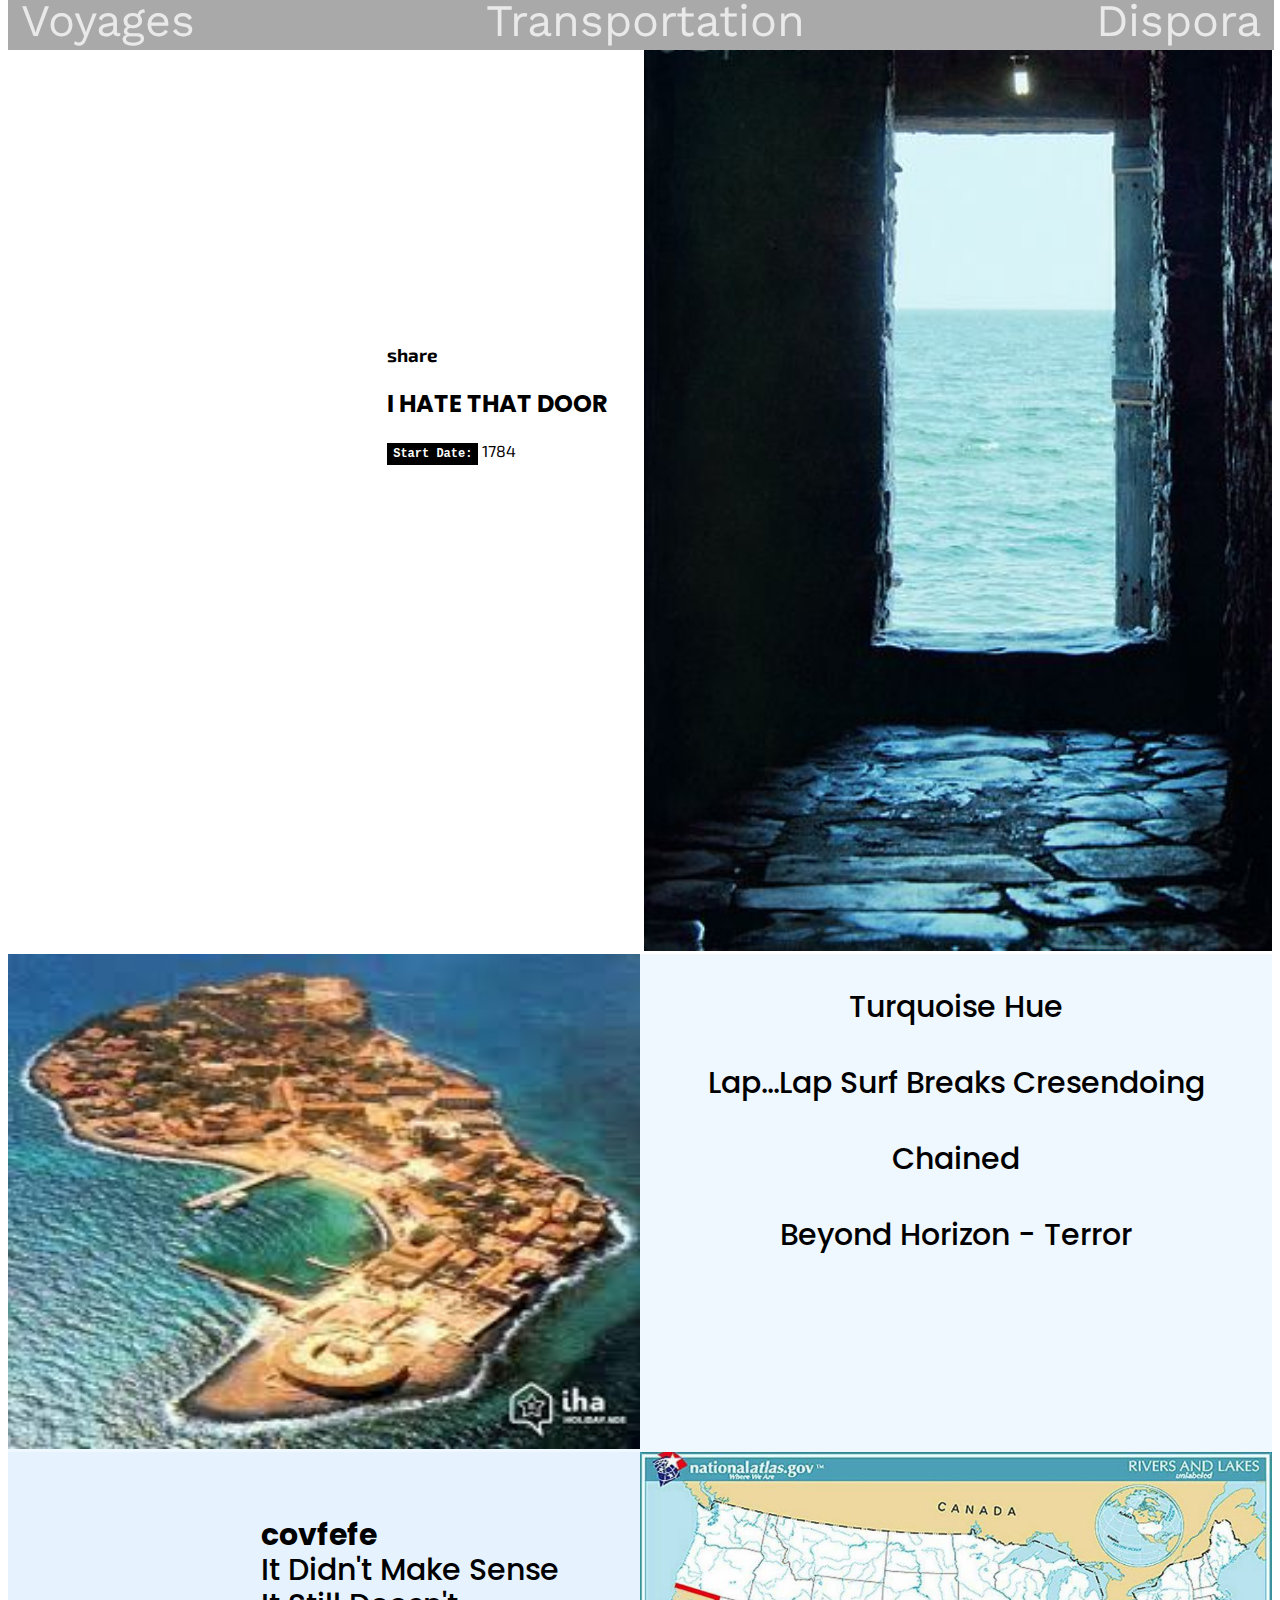
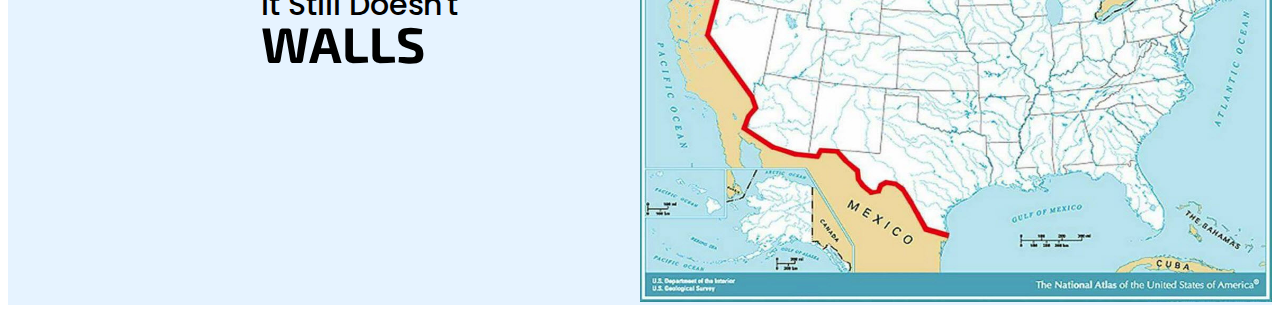
<file: index.html>
<!doctype HTML>
<html>
    <head>
    <link rel="stylesheet" type="text/css" href="style.css">
    <link href="https://fonts.googleapis.com/css?family=Exo+2|Poppins:200|Work+Sans:300" rel="stylesheet">
    <title>"The Door of No Reutn"</title>
    </head>
    <body>
            <div class="hnav">
                <ul>
                <li><a href="index.html">Voyages</a></li>    
                <li><a href="middle.html">Transportation</a></li> <li><a href="stndUp_b_counted.html">Dispora</a></li>    
                </ul>    
            </div>
            <div class="main">  
                <div class="parent">
                    <div class="prntgn1">
                        <h3>share</h3>
                    </div>
                    <div class="prntgn1">
                        <h2>I hate that door</h2>
                        <p><span class="Date">Start Date:</span> 1784</p>
                    </div>
                </div>
                <div class="hero">
                        <img src="images/door_senegal.jpg" class="heroimg"> <!--I dont know if adding a class name to the img made a difference-->
                </div>
            </div>
    
    <div class="container_bottom"> 
        <div class="bc_parent">
            <div class="bcp_gn1">    
                <img src="images/goreeisl.jpeg">
            </div>
                
            <div class="bcp_gn1_txt">
                <p>Turquoise Hue</p>
                <p>Lap...Lap Surf Breaks cresendoing</p>
                <p>Chained</p> 
                <p>Beyond Horizon - Terror </p>
            </div>    
        </div>    
        </div>
        <div class="bottomtxt">
            <div class="bottomtxtl">
            <h3>covfefe</h3>   
            <p>It didn't make sense</p>
            <p>It Still Doesn't</p>
            <h1>walls</h1>    
            </div>
            <div>
            <img src="images/boarderwall_map.jpg" class="small">
            </div>    
        </div>     
    </div>
</body>
</html>
</file>
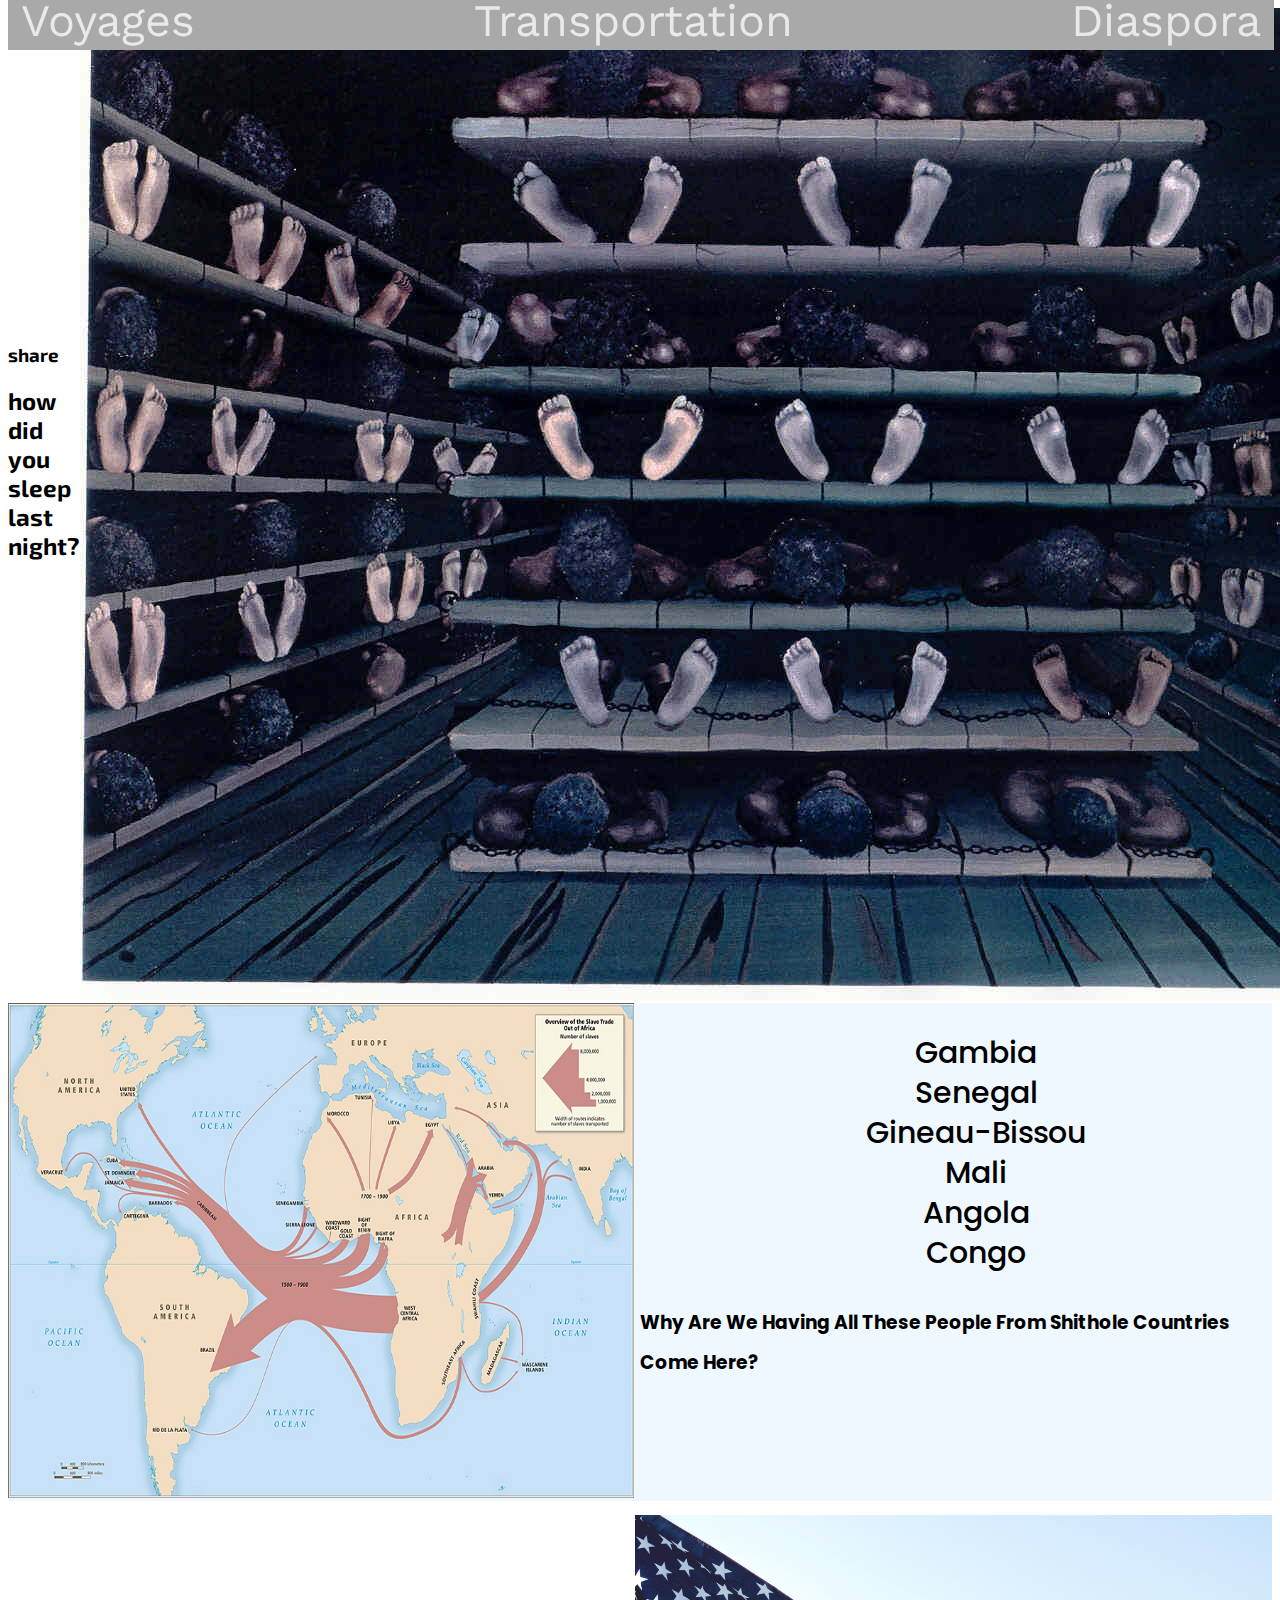
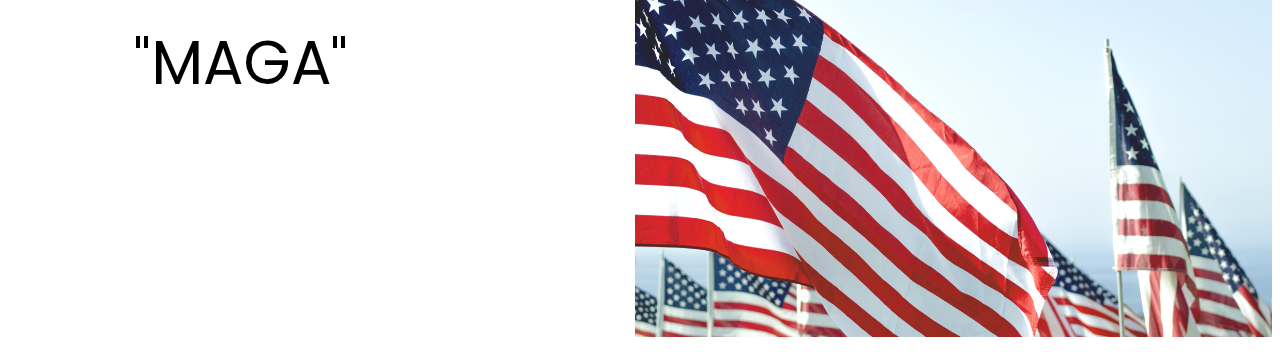
<file: middle.html>
<!doctype HTML>
<html>
    <head>
    <link rel="stylesheet" type="text/css" href="style.css">
    <link href="https://fonts.googleapis.com/css?family=Exo+2|Poppins:200|Work+Sans:300" rel="stylesheet">
    <title>"The Middle Passage"</title>
    </head>
    <body>
            <div class="hnav">
                <ul>
                <li><a href="index.html">Voyages</a></li>    
                <li><a href="middle.html">Transportation</a></li> 
                 <li><a href="stndUp_b_counted.html">Diaspora</a></li>   
                </ul>    
            </div>
        <div class="container_pg2">
            <div class="parent_pg2">
                <div class="herol_pg2">
                    <h3>share</h3>
                </div>
                <div class="herol_pg2">
                    <h2>how did you sleep last night?</h2>
                </div>
            </div>
            <div class="herol_pg2">
                <img src="images/middlepassage.jpg">        
            </div>
        </div>   
        
        <div class="pcontainerb_pg2">
            <div class="parentb_pg2">
                <div class="pcontainerb_pg2_l">
                    <img src="images/mid_p_map.jpg">
                </div> 
                <div class="pcontainerb_pg2_r">
                    <ul>
                        <li>Gambia</li>
                        <li>Senegal</li>
                        <li>Gineau-Bissou</li>
                        <li>Mali</li>
                        <li>Angola</li>
                        <li>Congo</li>
                    </ul>
                    <h3>Why are we having all these people from shithole countries come here? </h3>
                </div>
            </div>
                <div class="btxt_pg2">
                <p>"maga"</p>    
                </div>
        </div>
    </body>
</html>
</file>
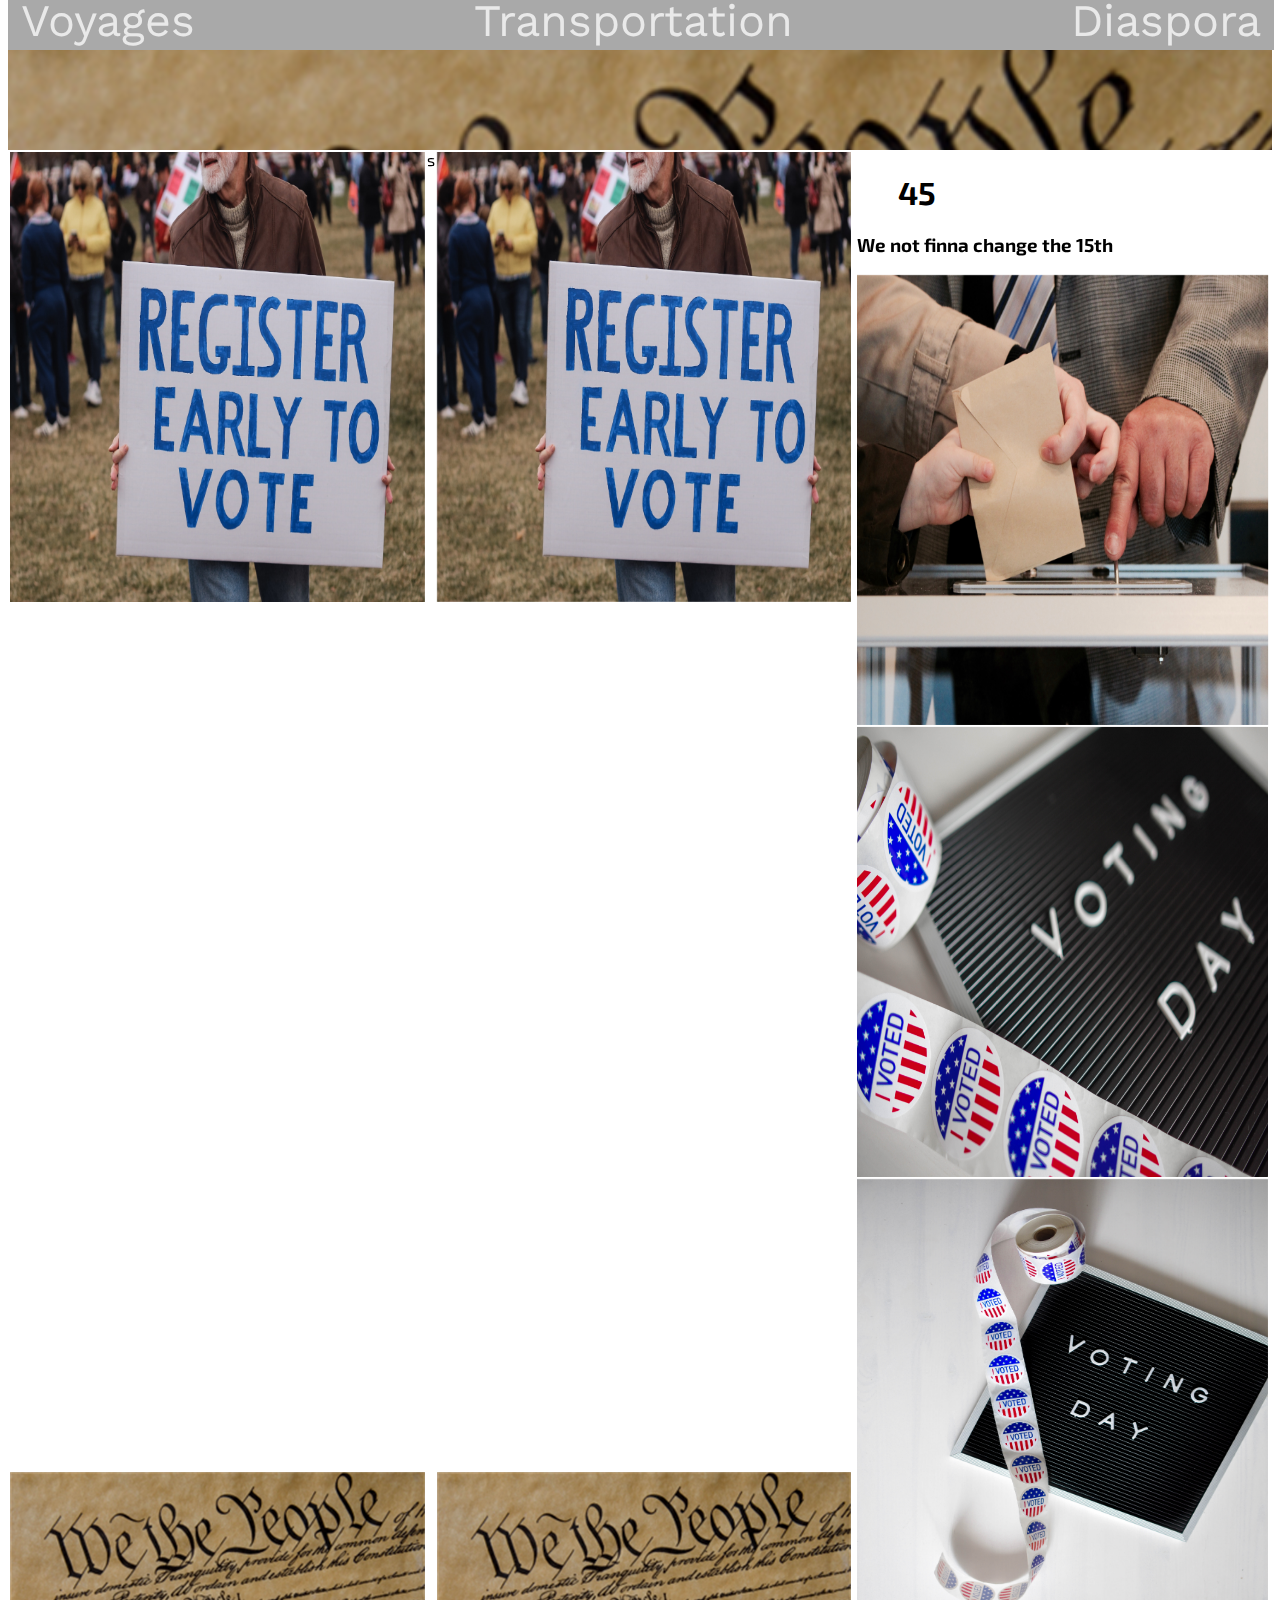
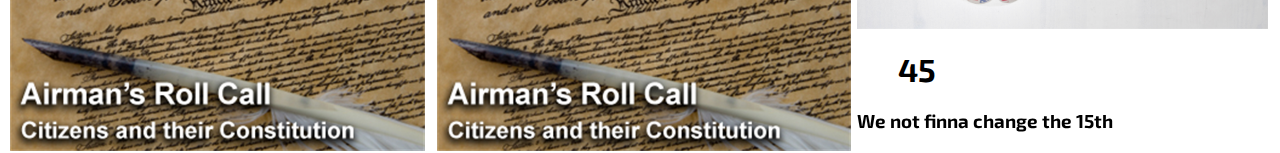
<file: stndUp_b_counted.html>
<html>
    <head>
    <link rel="stylesheet" type="text/css" href="style.css">
    <link href="https://fonts.googleapis.com/css?family=Exo+2|Poppins:200|Work+Sans:300" rel="stylesheet">
    <title>"Make America Great Again Vote"</title>
    </head>
    <body>
        <div class="hnav">
            <ul>
            <li><a href="index.html">Voyages</a></li>    
            <li><a href="middle.html">Transportation</a></li>    
            <li><a href="stndUp_b_counted.html">Diaspora</a></li>    
               
            </ul>            
        </div>
        <div class="hero_pg3">
        
        </div>  
        <div class="bkgd_sticky">
            <div class="bkgd_sticky_1">
                <img src="images/voting/annie-bolin-618200-unsplash%20(1).jpg" class="sz1">
            </div>s
            <div class="bkgd_sticky_2">
                <img src="images/voting/annie-bolin-618200-unsplash.jpg" class="sz1">
            </div>
            <div>
                <div class="easy"><h1>45</h1></div>
                <div>
               <h3>We not finna change the 15th</h3>
                </div>    
                <div><img src="images/voting/arnaud-jaegers-253360-unsplash.jpg" class="sz1">
                </div>
                <div><img src="images/voting/element5-digital-1126225-unsplash.jpg" class="sz1">
                </div>
                <div><img src="images/voting/element5-digital-1126232-unsplash.jpg" class="sz1">
                </div>
                <div class="easy"><h1>45</h1></div>
                <div>
               <h3>We not finna change the 15th</h3>
                </div>
            </div>
        </div> 
        
    </body>      
</html>
</file>
<file: style.css>
body{
    font-family: sans-serif;
    margin: 0 8;
    font-family: 'Work Sans', sans-serif;
    font-family: 'Exo 2', sans-serif;
}
.bcp_gn1_txt p, .pcontainerb_pg2_r ul{
    font-family: 'Poppins', sans-serif;
    font-size: 30px;
    font-weight: 500;
    text-transform: capitalize;
    text-align: center;
}
.pcontainerb_pg2 h3{
    font-family: 'Poppins', sans-serif;
    text-transform: capitalize;
    text-align: center;
}
.easy h3{
    font-family: 'Exo 2', sans-serif; 
}
div{
    board: 1px solid black;
}
ul{
    list-style: none;
}
a{
    text-decoration: none;
    color: #e9e9e9;
}
.prntgn1 span{
    background-color:black;
    color:white;
    padding: 4px 6px;
    font-family: monospace;
    font-size: 12px;
    font-weight: bold;
    display: inline-block;
    board-radius 3px;
}
.hnav{
    padding: 1%;
    background-color: #A9A9A9;
    position: fixed;
    top: 0px;
    left: 8px;
    right: 6px;
    line-height: 15px;
    z-index: 2;
}
.hnav ul{
    display: flex;
    justify-content: space-between;
    margin: 0;
    padding: 0%;
}
.hnav a{
    font-family:'Work Sans', sans-serif;
    font-size: 45px;
}
.main, .container_pg2{
    display: flex;
    width: 100;
}
.hero{
    margin-left: 6px;
    width: 50%;
}
.heroL_pg2{
    margin-left:50%;
    margin-right: 6px;
    width: 50%;
}
.hero img{
    width: 100%; 
}
.parent {
    padding: 25% 0% 0% 30%;
    width: 20%;
}
.parent_pg2{  
    padding: 25% 0% 0% 0;
    width: 50%;
}
.prntgn1{
    
    margin-bottom: 0px;
    /*    margin-left: 8px[will try margin on all sides of main] */
}
.prntgn1 h1{
    color: #00000;
    text-align: left;
    text-transform: uppercase;
}
.container_bottom{

}
.bc_parent, .parentb_pg2{
    display:flex;
    background-color: #F0F8FF;   
}
.bcp_gn1_txt{
    width: 50%;
        }
.small{
    width:100%;
    height: 50vh;
    
}
.bcp_gn1{
    width: 50%;
}
.bcp_gn1 img{
    height: 55vh;
    width: 100%;
}
.pcontainerb_pg2 h3{
    font-family: 'Poppins', sans-serif;
    font-size: auto;
    font-weight: bold;
    text-transform: capitalize;
    text-align:left;
}
.pcontainerb_pg2_l{
    width: 50%;
}
.pcontainerb_pg2_l img{
    height: 55vh;
    width: 99%;
}
.bottomtxt{
    background-color:#e6f3ff;
    display: flex;
    
}
.bottomtxtl{
    position:relative;
    left: 20%;
    padding-top: 4%;
    line-height: 5px;
}
.bottomtxt div{ 
    width: 50%;
}
.bottomtxt p{
    display:block;
    font-family: 'Poppins', sans-serif;
    font-size: 30px;
    font-weight: 500;
    text-transform: capitalize;
    text-align: left;
    }
.bottomtxt h1{
    display:block
    font-family: 'Poppins', sans-serif;
    font-size: 50px;
    font-weight:bolder;
    text-transform:uppercase;
    text-align:justify;
}
.bottomtxt h3{
    display: block;
    text-align:left;
    font-size: 30px;
    color:black;
    font-weight:bold;
    font-family: 'Poppins', sans-serif;
}
.prntgn1 h2, .heroL_pg2 h2{
    text-transform: uppercase;
    font-family: 'Poppins', sans-serif;
}
.pcontainerb_pg2_r{
    width: 50%;
    list-style: none;
    line-height: 40px;
}
.btxt_pg2{
    background-image: url('images/USflag.jpg');  
    background-position:right;
    background-size: 56%;
    background-repeat: no-repeat;
}
.btxt_pg2{
    position: relative;
    margin-left: 10%;
    height: 50vh;
    
}
.btxt_pg2 p{
    text-transform: uppercase;
    font-size: 60px;
    display:inline-block;
    padding-top: 5%;
    font-family: 'Poppins', sans-serif;
    
}
.heror_pg2 img{
    width: 105%;
    height: 100vh;
}
.heror_pg2{
    width: 50%;
}
.bkgd_sticky{
    display: flex;
    position: sticky; /*not sure if this is serving a purspose*/
    top: 30%;
    
      
}
.bkgd_sticky img{
    width: 100%;
    height: 50vh;
    
    position: sticky;
    top: 8%;
}
.sz1 div{
    position: sticky;
    top: 8%;
}
.bkgd_sticky h1 {
    position: sticky;
    top: 10%;
    padding-left: 10%;
    background: white;
    z-index: 2;
}
.bkgd_sticky div{ /* what is the difference betwwen this and line 139*/
    flex: 1;
    margin: 2px;
}
.hero_pg3{
    background-image: url(images/constitution.JPG);
    background-repeat:repeat;
    background-position:left;
    background-attachment: fixed;
    background-size: 100%;
    padding-top: 150px;
}
.bkgd_sticky_1{
    background-image: url(images/constitution.JPG);
    background-repeat:no-repeat;
    background-position:bottom;
    background-size:100%;
    
}
.bkgd_sticky_2{
background-image: url(images/constitution.JPG);
    background-repeat:no-repeat;
    background-position:bottom;
    background-size: 100%;
}

.bkgd_sticky >div >div{
    position: sticky;
    top: 50px;
}
</file>
